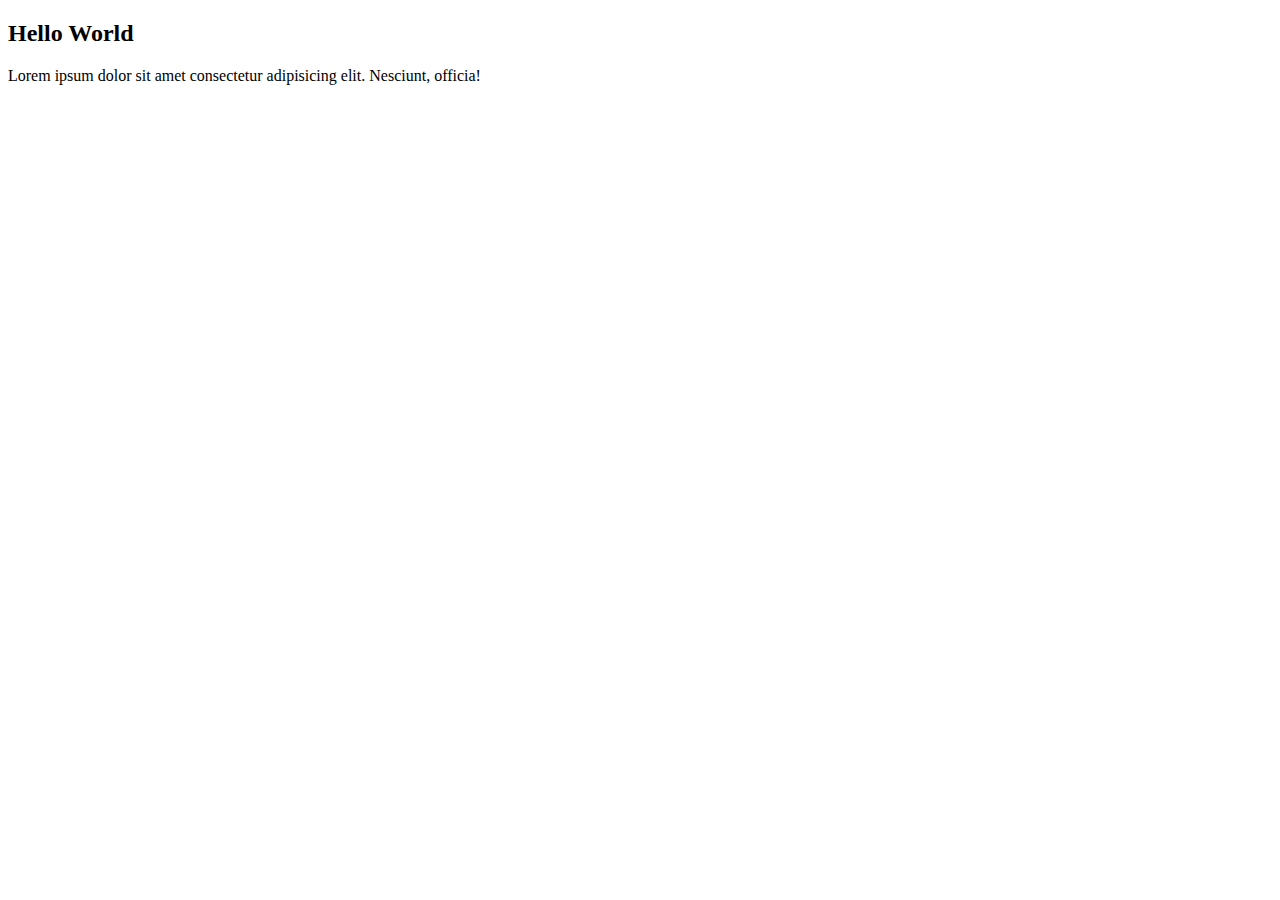
<file: index.html>
<!DOCTYPE html>
<html lang="en">
<head>
    <meta charset="UTF-8">
    <meta name="viewport" content="width=device-width, initial-scale=1.0">
    <title>Document</title>
</head>
<body>
    <h2>Hello World</h2>
    <p>Lorem ipsum dolor sit amet consectetur adipisicing elit. Nesciunt, officia!</p>
</body>
</html>
</file>
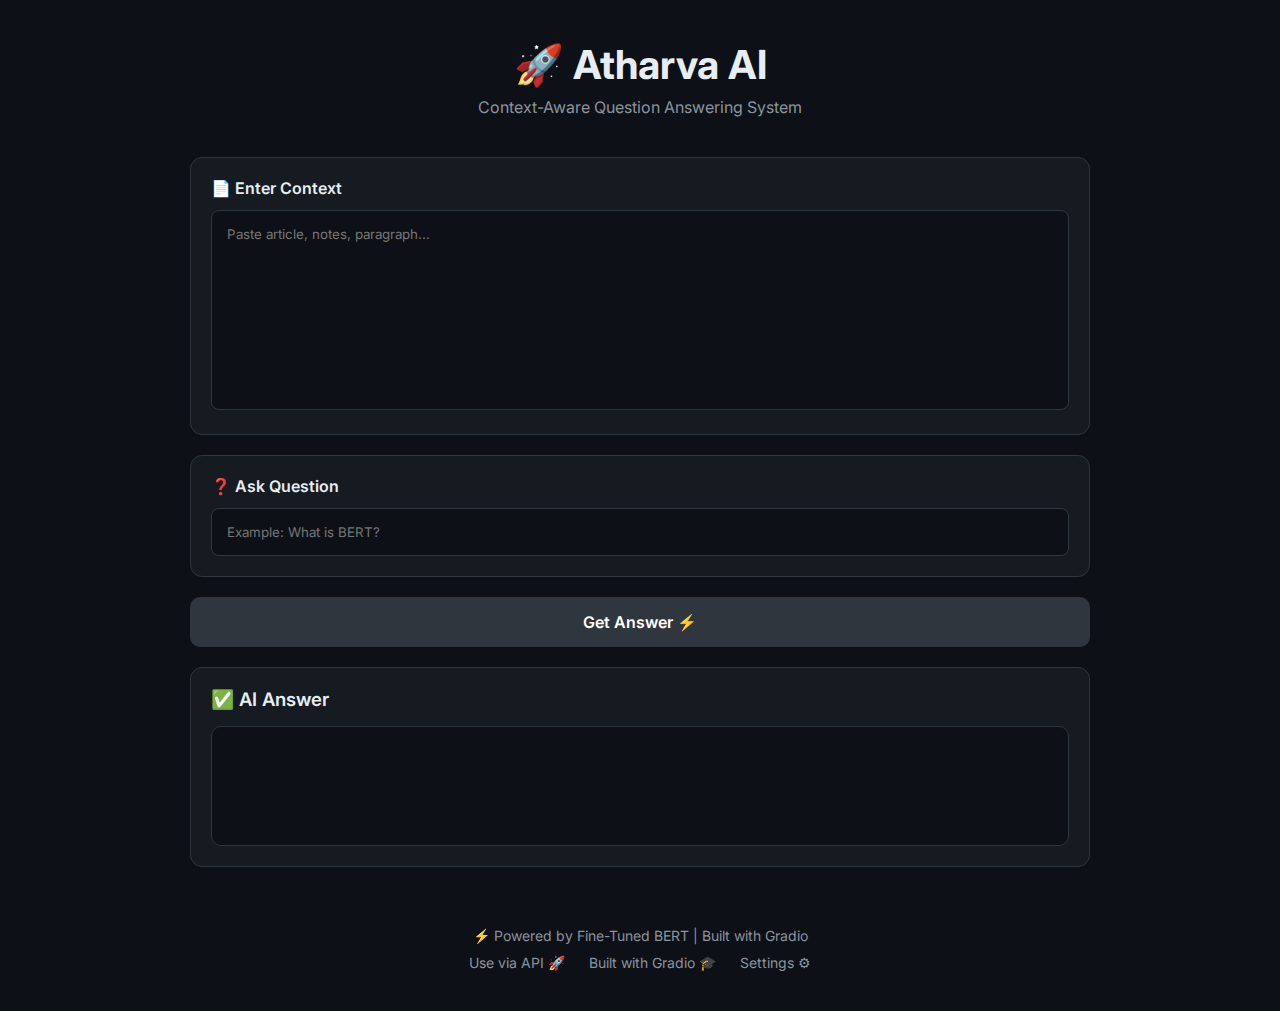
<file: index2.html>
<!DOCTYPE html>
<html lang="en">
<head>
<meta charset="UTF-8">
<meta name="viewport" content="width=device-width, initial-scale=1.0">
<title>Atharva AI</title>

<link href="https://fonts.googleapis.com/css2?family=Inter:wght@400;600;700&display=swap" rel="stylesheet">

<style>
*{
    margin:0;
    padding:0;
    box-sizing:border-box;
    font-family:'Inter', sans-serif;
}

body{
    background:#0d1117;
    color:#e6edf3;
    display:flex;
    flex-direction:column;
    align-items:center;
    padding:40px 20px;
}

header{
    text-align:center;
    margin-bottom:40px;
}

header h1{
    font-size:40px;
    font-weight:700;
}

header p{
    color:#8b949e;
    margin-top:8px;
}

.card{
    background:#161b22;
    border:1px solid #30363d;
    border-radius:12px;
    padding:20px;
    width:100%;
    max-width:900px;
    margin-bottom:20px;
}

.card label{
    display:block;
    margin-bottom:12px;
    font-weight:600;
}

textarea{
    width:100%;
    height:200px;
    background:#0d1117;
    border:1px solid #30363d;
    border-radius:8px;
    padding:15px;
    color:white;
    resize:none;
    outline:none;
}


input{
    width:100%;
    padding:15px;
    background:#0d1117;
    border:1px solid #30363d;
    border-radius:8px;
    color:white;
    outline:none;
}


button{
    width:100%;
    max-width:900px;
    padding:15px;
    background:#30363d;
    color:white;
    border:none;
    border-radius:10px;
    font-weight:600;
    font-size:16px;
    cursor:pointer;
    transition:0.3s ease;
}

button:hover{
    background:#3f444c;
}


.answer-card {
    width: 100%;
    max-width: 900px;
}


.answer-card h3 {
    margin-bottom: 15px;
    font-weight: 600;
    color: #e6edf3;
}


.answer-box {
    background: #0d1117;
    border: 1px solid #30363d;
    border-radius: 10px;
    min-height: 120px;
    padding: 20px;
    color: #c9d1d9;
}

/* Footer */
footer {
    margin-top: 40px;
    text-align: center;
    color: #8b949e;
    font-size: 14px;
}

.footer-links {
    margin-top: 10px;
}

.footer-links span {
    margin: 0 10px;
    cursor: pointer;
}

.footer-links span:hover {
    color: #58a6ff;
}

</style>
</head>

<body>

<header>
    <h1>🚀 Atharva AI</h1>
    <p>Context-Aware Question Answering System</p>
</header>

<div class="card">
    <label>📄 Enter Context</label>
    <textarea placeholder="Paste article, notes, paragraph..."></textarea>
</div>

<div class="card">
    <label>❓ Ask Question</label>
    <input type="text" placeholder="Example: What is BERT?">
</div>

<button>Get Answer ⚡</button>
<br>
<div class="card answer-card">
    <h3>✅ AI Answer</h3>
    <div class="answer-box">
    </div>
</div>

<footer>
    <p>⚡ Powered by Fine-Tuned BERT | Built with Gradio</p>
    <div class="footer-links">
        <span>Use via API 🚀</span>
        <span>Built with Gradio 🎓</span>
        <span>Settings ⚙</span>
    </div>
</footer>

</body>
</html>
</file>
